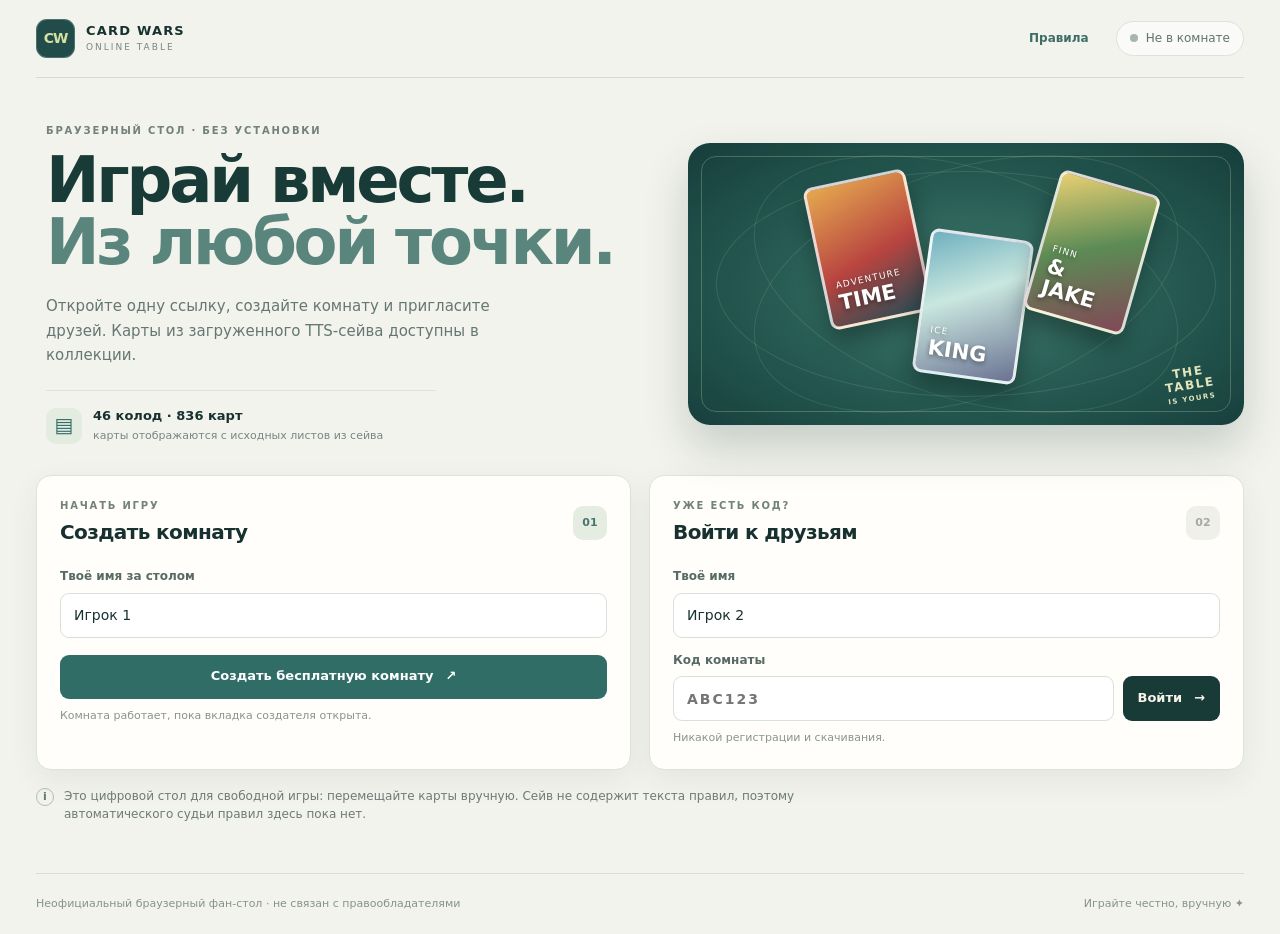
<file: index.html>
<!doctype html>
<html lang="ru">
<head>
  <meta charset="utf-8" />
  <meta name="viewport" content="width=device-width, initial-scale=1" />
  <meta name="theme-color" content="#132d2c" />
  <meta name="description" content="Браузерный стол Card Wars для игры с друзьями." />
  <title>Card Wars · Online Table</title>
  <link rel="icon" href="data:," />
  <link rel="stylesheet" href="./style.css" />
<script src="./peerjs.min.js" defer></script>
<script type="module" src="./app.js"></script>
</head>
<body>
  <div class="app-shell">
    <header class="topbar">
      <a class="brand" href="#" aria-label="Card Wars home">
        <span class="brand-mark" aria-hidden="true">CW</span>
        <span><strong>CARD WARS</strong><small>ONLINE TABLE</small></span>
      </a>
      <a class="rules-link" href="./rules.html">Правила</a>
      <div id="connection-pill" class="connection-pill"><span class="status-dot"></span><span id="connection-label">Не в комнате</span></div>
    </header>

    <main>
      <section id="lobby" class="lobby view">
        <div class="hero-grid">
          <div class="hero-copy">
            <p class="eyebrow">БРАУЗЕРНЫЙ СТОЛ · БЕЗ УСТАНОВКИ</p>
            <h1>Играй вместе.<br><em>Из любой точки.</em></h1>
            <p class="intro">Откройте одну ссылку, создайте комнату и пригласите друзей. Карты из загруженного TTS-сейва доступны в коллекции.</p>
            <div class="collection-summary"><span class="summary-icon">▤</span><span><b id="collection-count">Загрузка коллекции…</b><small>карты отображаются с исходных листов из сейва</small></span></div>
          </div>
          <div class="table-art" aria-label="Иллюстрация игровой поверхности">
            <div class="table-ring ring-one"></div><div class="table-ring ring-two"></div>
            <div class="art-card art-card-a"><span>ADVENTURE</span><b>TIME</b></div>
            <div class="art-card art-card-b"><span>ICE</span><b>KING</b></div>
            <div class="art-card art-card-c"><span>FINN</span><b>&amp; JAKE</b></div>
            <div class="table-stamp">THE<br>TABLE<br><small>IS YOURS</small></div>
          </div>
        </div>

        <div class="lobby-grid">
          <section class="panel create-panel">
            <div class="panel-heading"><div><p class="eyebrow">НАЧАТЬ ИГРУ</p><h2>Создать комнату</h2></div><span class="step-badge">01</span></div>
            <label class="field-label" for="host-name">Твоё имя за столом</label>
            <input id="host-name" class="text-input" maxlength="20" placeholder="Например, Finn" value="Игрок 1" />
            <button id="create-room" class="button button-primary button-full"><span>Создать бесплатную комнату</span><span aria-hidden="true">↗</span></button>
            <p class="microcopy">Комната работает, пока вкладка создателя открыта.</p>
          </section>
          <section class="panel join-panel">
            <div class="panel-heading"><div><p class="eyebrow">УЖЕ ЕСТЬ КОД?</p><h2>Войти к друзьям</h2></div><span class="step-badge step-muted">02</span></div>
            <label class="field-label" for="join-name">Твоё имя</label>
            <input id="join-name" class="text-input" maxlength="20" placeholder="Например, Marceline" value="Игрок 2" />
            <label class="field-label" for="room-code">Код комнаты</label>
            <div class="join-row"><input id="room-code" class="text-input room-code-input" maxlength="6" placeholder="ABC123" autocomplete="off" /><button id="join-room" class="button button-dark">Войти <span aria-hidden="true">→</span></button></div>
            <p class="microcopy">Никакой регистрации и скачивания.</p>
          </section>
        </div>
        <div class="notice-row"><span class="notice-icon">i</span><span>Это цифровой стол для свободной игры: перемещайте карты вручную. Сейв не содержит текста правил, поэтому автоматического судьи правил здесь пока нет.</span></div>
        <p id="lobby-error" class="error-message" role="alert" hidden></p>
      </section>

      <section id="game" class="game view" hidden>
        <div class="game-topline">
          <div><p class="eyebrow">ИГРОВАЯ КОМНАТА</p><h1>Стол друзей</h1></div>
          <div class="room-share"><span class="room-label">КОД КОМНАТЫ</span><strong id="room-code-display">------</strong><button id="copy-code" class="icon-button" aria-label="Скопировать код" title="Скопировать код">▣</button></div>
          <button id="leave-room" class="button button-quiet">Покинуть стол</button>
        </div>

        <div class="game-layout">
          <aside class="side-panel">
            <section class="panel player-panel">
              <div class="panel-heading compact"><div><p class="eyebrow">ЗА СТОЛОМ</p><h2>Игроки <span id="player-count" class="count-badge">1</span></h2></div></div>
              <div id="players-list" class="players-list"></div>
            </section>
            <section class="panel deck-panel">
              <div class="panel-heading compact"><div><p class="eyebrow">ТВОЯ КОЛОДА</p><h2>Выбрать пачку</h2></div></div>
              <label class="sr-only" for="deck-select">Выбери колоду</label>
              <select id="deck-select" class="text-input deck-select"></select>
              <button id="use-deck" class="button button-primary button-full">Перемешать и взять</button>
              <div class="deck-status"><span class="deck-stack" aria-hidden="true">▤</span><span><b id="my-deck-count">Колода не выбрана</b><small id="my-deck-name">Выбери пачку выше</small></span></div>
              <button id="draw-card" class="button button-dark button-full" disabled>Взять карту <span aria-hidden="true">↓</span></button>
              <p class="microcopy">Карта из колоды попадает только в твою руку.</p>
            </section>
            <section class="panel turn-panel">
              <div class="turn-info"><span class="turn-orb"></span><span><small>СЕЙЧАС ХОДИТ</small><b id="turn-player">—</b></span></div>
              <button id="end-turn" class="button button-quiet button-full">Передать ход →</button>
              <div class="score-control"><span>Мой счёт</span><div class="score-buttons"><button id="score-minus" aria-label="Уменьшить счёт">−</button><b id="my-score">0</b><button id="score-plus" aria-label="Увеличить счёт">+</button></div></div>
            </section>
            <button id="reset-game" class="text-button" hidden>Сбросить стол</button>
          </aside>

          <section class="table-column">
            <div class="table-toolbar"><div><span class="live-dot"></span><span>ОБЩИЙ СТОЛ</span></div><span id="table-count" class="table-count">0 карт на поле</span></div>
            <div id="play-area" class="play-area" aria-label="Игровое поле. Перетащи сюда карту из руки.">
              <div id="empty-board" class="empty-board"><span class="empty-symbol">✳</span><b>Стол ждёт первой карты</b><small>Перетащи карту сюда или нажми «Сыграть»</small></div>
              <div id="board-cards" class="board-cards"></div>
            </div>
            <div class="discard-row"><div class="discard-heading"><span><span class="discard-icon">↘</span> Сброс</span><small id="discard-count">0 карт</small></div><div id="discard-pile" class="discard-pile"><span class="discard-empty">Сброшенные карты появятся здесь</span></div></div>
            <div class="hand-section"><div class="hand-heading"><div><p class="eyebrow">ТВОЯ ЗОНА</p><h2>Рука <span id="hand-count" class="count-badge">0</span></h2></div><span class="hand-tip">Карты в руке видны только тебе</span></div><div id="hand-cards" class="hand-cards"><div class="hand-empty">Возьми колоду и добери карту, чтобы начать.</div></div></div>
            <details class="activity-panel"><summary>Журнал стола <span id="log-count">0</span></summary><ol id="activity-log" class="activity-log"></ol></details>
          </section>
        </div>
      </section>
    </main>
    <footer class="footer"><span>Неофициальный браузерный фан-стол · не связан с правообладателями</span><span>Играйте честно, вручную ✦</span></footer>
  </div>

  <div id="toast" class="toast" role="status" aria-live="polite"></div>
  <dialog id="card-dialog" class="card-dialog"><button id="close-card" class="dialog-close" aria-label="Закрыть">×</button><div id="dialog-card-art" class="dialog-card-art"></div><div id="dialog-card-title" class="dialog-card-title"></div></dialog>
</body>
</html>
</file>
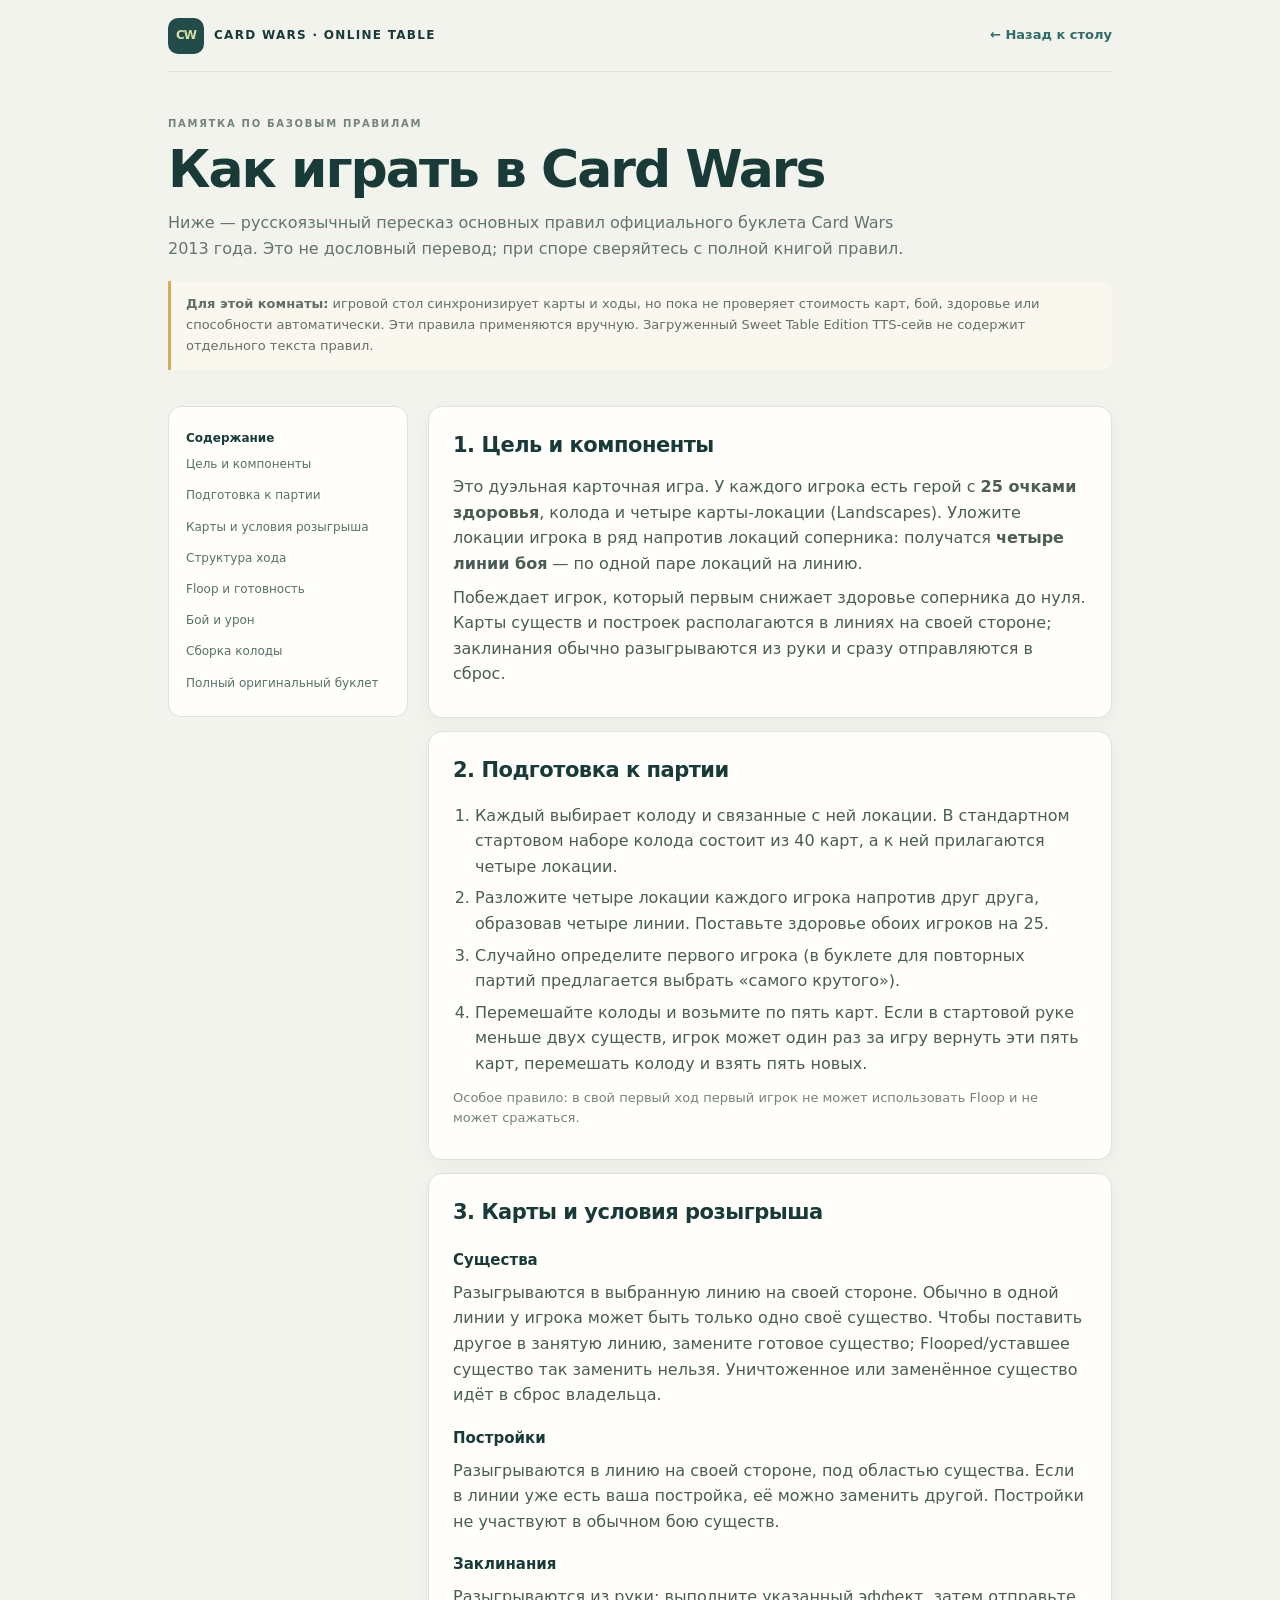
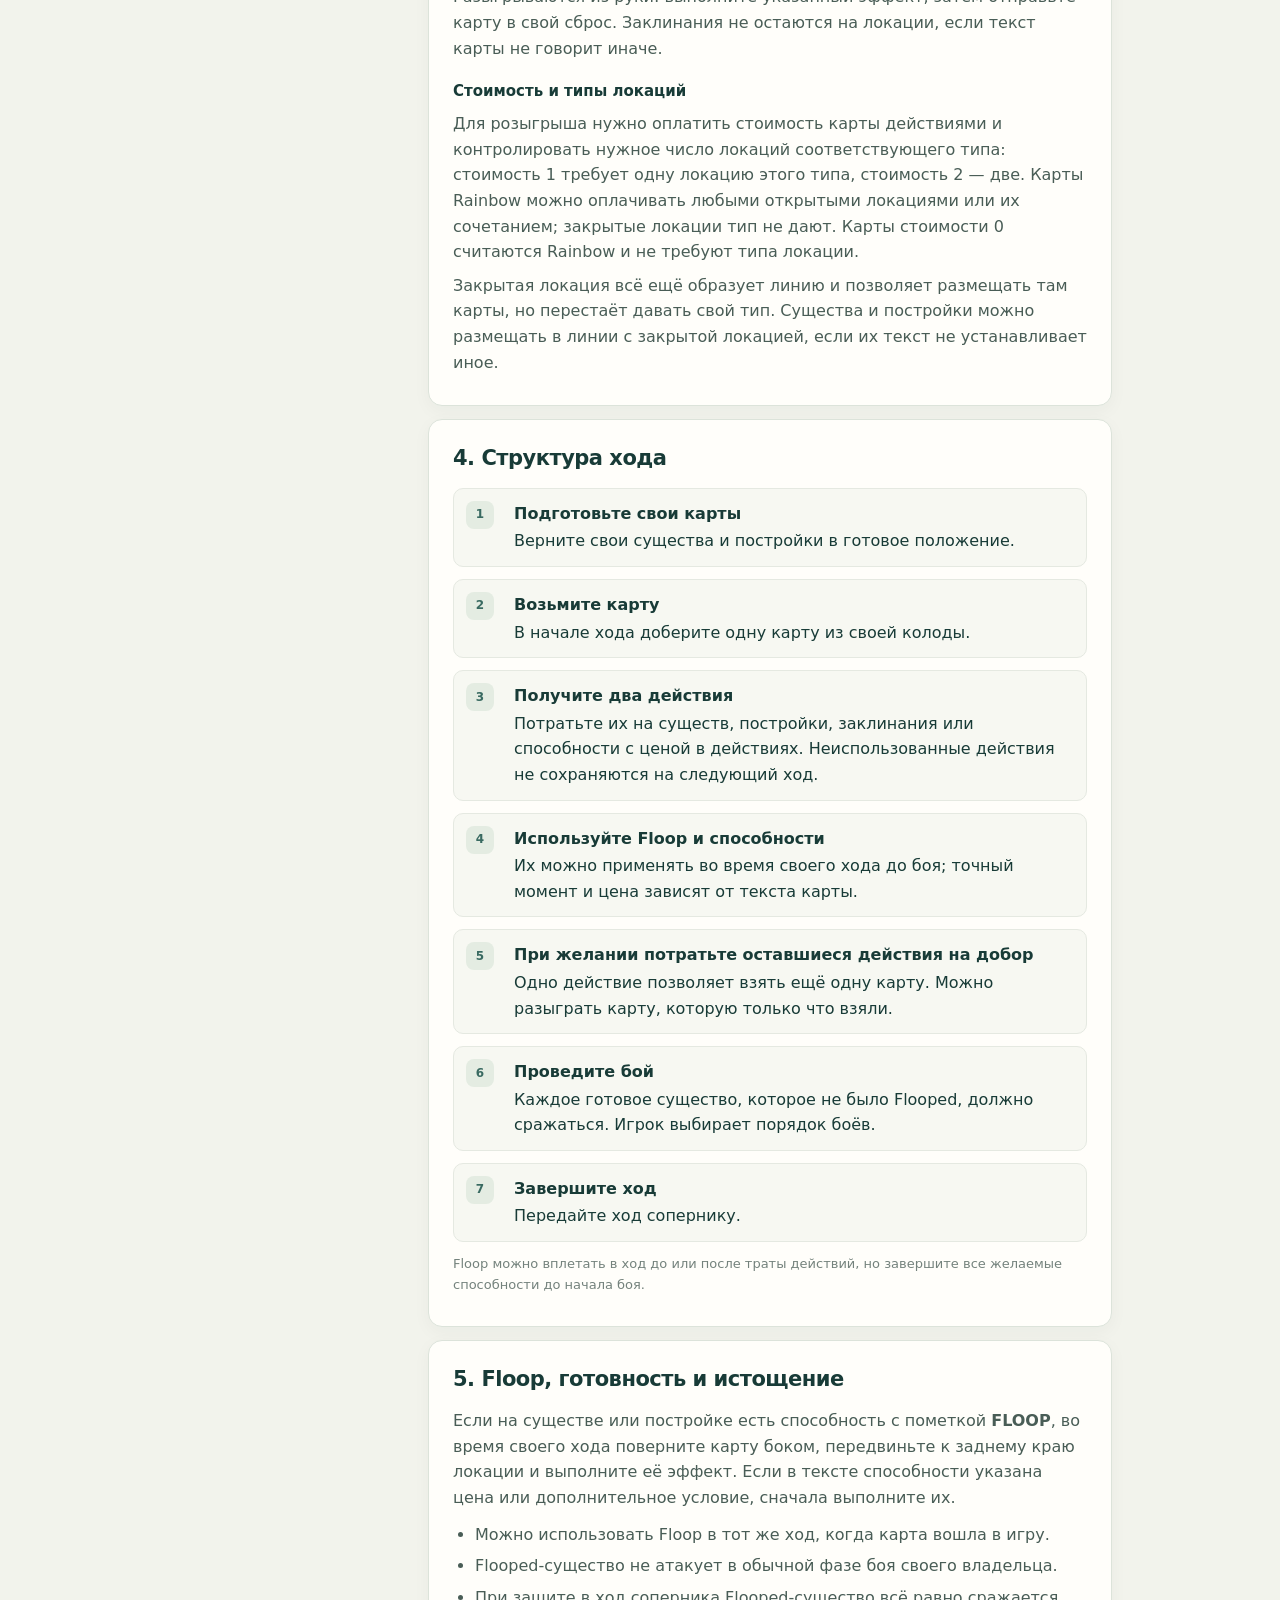
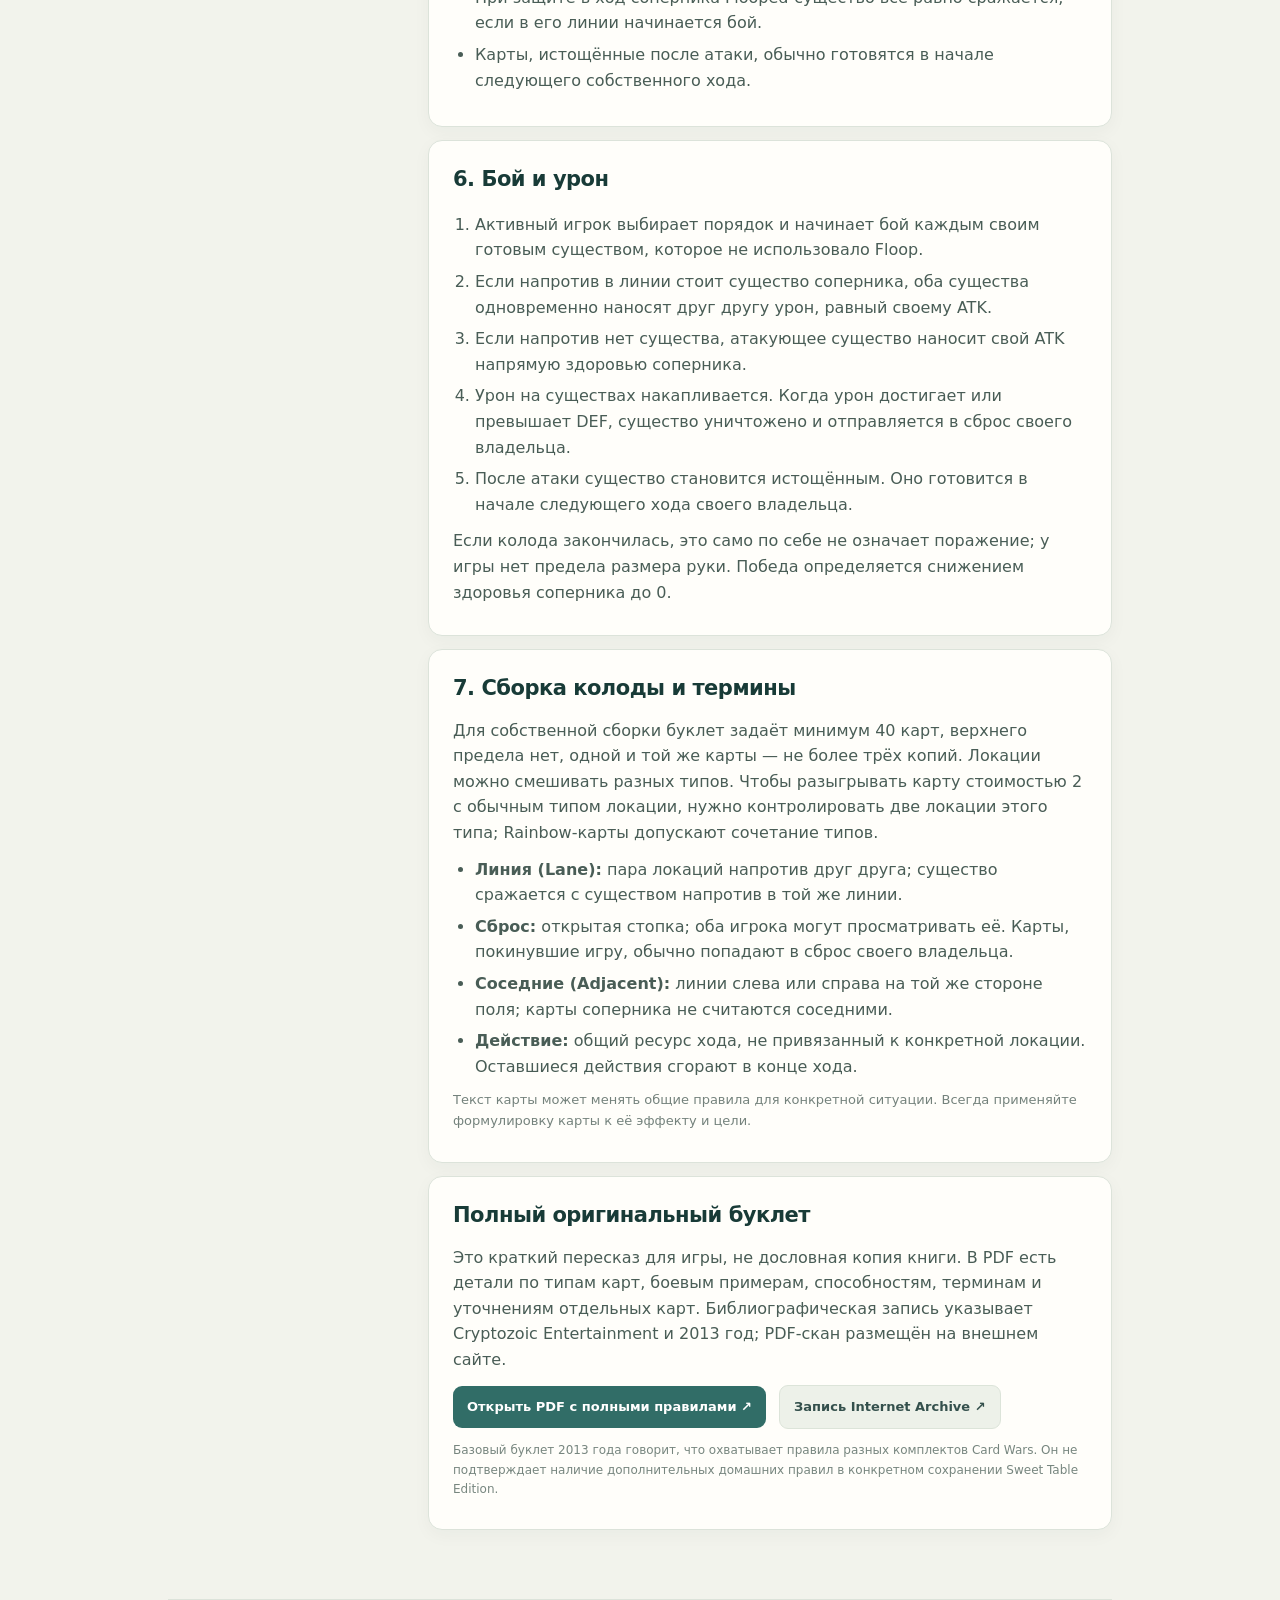
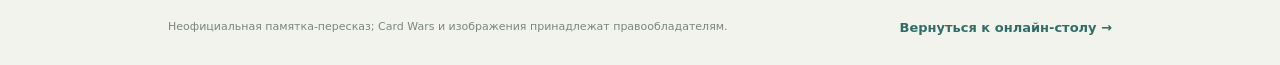
<file: rules.html>
<!doctype html>
<html lang="ru">
<head>
  <meta charset="utf-8" />
  <meta name="viewport" content="width=device-width, initial-scale=1" />
  <meta name="theme-color" content="#132d2c" />
  <title>Правила Card Wars · памятка</title>
  <style>
    :root{color-scheme:light;--ink:#183b37;--muted:#6f7f79;--line:#dce3da;--paper:#f2f3ec;--panel:#fffefa;--teal:#316d67;--gold:#d8ad58;font-family:Inter,ui-sans-serif,system-ui,-apple-system,"Segoe UI",sans-serif}*{box-sizing:border-box}body{margin:0;background:var(--paper);color:var(--ink);font-size:16px;line-height:1.6}.shell{max-width:1000px;padding:0 28px;margin:0 auto}.top{height:72px;display:flex;align-items:center;justify-content:space-between;border-bottom:1px solid var(--line)}.brand{display:flex;align-items:center;gap:10px;color:inherit;text-decoration:none;font-size:12px;font-weight:850;letter-spacing:1.3px}.mark{height:36px;width:36px;border-radius:10px;background:#214c49;color:#d5e0a2;display:grid;place-items:center;letter-spacing:-1px}.back{color:var(--teal);text-decoration:none;font-size:13px;font-weight:700}.hero{padding:44px 0 26px}.eyebrow{font-size:10px;letter-spacing:1.7px;font-weight:850;color:#73847c;margin:0 0 10px}.hero h1{font-size:clamp(34px,5vw,52px);line-height:1.04;letter-spacing:-2px;margin:0 0 14px}.lead{max-width:760px;color:#63746d;margin:0}.source-note{margin-top:20px;padding:13px 15px;border-left:3px solid var(--gold);background:#faf8ee;border-radius:0 9px 9px 0;color:#5f7068;font-size:13px}.grid{display:grid;grid-template-columns:240px minmax(0,1fr);gap:20px;align-items:start;padding:10px 0 56px}.toc{position:sticky;top:18px;background:var(--panel);border:1px solid var(--line);border-radius:13px;padding:17px}.toc b{font-size:12px}.toc a{display:block;padding:6px 0;color:#55726a;text-decoration:none;font-size:12px}.toc a:hover{text-decoration:underline}.content{min-width:0}.card{background:var(--panel);border:1px solid var(--line);border-radius:14px;padding:22px 24px;margin-bottom:13px;box-shadow:0 5px 18px rgba(24,54,51,.04)}h2{font-size:21px;letter-spacing:-.5px;margin:0 0 12px}h3{font-size:15px;margin:18px 0 6px}.card p{margin:8px 0;color:#495d56}.card ul,.card ol{padding-left:22px;margin:8px 0;color:#495d56}.card li{padding:3px 0}.phase{display:grid;grid-template-columns:36px 1fr;gap:12px;margin:12px 0;padding:12px;background:#f7f8f2;border:1px solid #e5e9e1;border-radius:10px}.num{width:28px;height:28px;border-radius:8px;background:#e4ece2;color:#396a61;display:grid;place-items:center;font-size:12px;font-weight:850}.phase strong{display:block;margin-bottom:2px}.note{font-size:13px!important;color:#74827c!important}.rule-link{display:inline-flex;align-items:center;gap:7px;border-radius:9px;padding:11px 14px;background:var(--teal);color:#fff;text-decoration:none;font-size:13px;font-weight:750;margin:4px 8px 4px 0}.rule-link.secondary{background:#edf1e9;color:#34504c;border:1px solid #dce4d9}.foot{border-top:1px solid var(--line);padding:18px 0 26px;color:#798780;font-size:11px;display:flex;justify-content:space-between;gap:12px}.small{font-size:12px!important;color:#77867f!important}.top a:focus-visible,.rule-link:focus-visible,.toc a:focus-visible{outline:3px solid rgba(49,109,103,.45);outline-offset:3px;border-radius:6px}
    @media(max-width:700px){.shell{padding:0 16px}.top{height:62px}.hero{padding:30px 0 19px}.hero h1{font-size:38px;letter-spacing:-1.5px}.grid{grid-template-columns:1fr;gap:12px;padding-bottom:36px}.toc{position:static;display:grid;grid-template-columns:1fr 1fr;gap:0 10px}.toc b{grid-column:1/-1;margin-bottom:3px}.card{padding:18px 17px}.foot{font-size:10px;flex-direction:column}.phase{grid-template-columns:30px 1fr;gap:9px;padding:10px}}
    @media(prefers-reduced-motion:reduce){*{scroll-behavior:auto!important;transition:none!important}}
  </style>
</head>
<body>
  <div class="shell">
    <header class="top">
      <a class="brand" href="./index.html"><span class="mark">CW</span><span>CARD WARS · ONLINE TABLE</span></a>
      <a class="back" href="./index.html">← Назад к столу</a>
    </header>
    <main>
      <section class="hero">
        <p class="eyebrow">ПАМЯТКА ПО БАЗОВЫМ ПРАВИЛАМ</p>
        <h1>Как играть в Card Wars</h1>
        <p class="lead">Ниже — русскоязычный пересказ основных правил официального буклета Card Wars 2013 года. Это не дословный перевод; при споре сверяйтесь с полной книгой правил.</p>
        <div class="source-note"><b>Для этой комнаты:</b> игровой стол синхронизирует карты и ходы, но пока не проверяет стоимость карт, бой, здоровье или способности автоматически. Эти правила применяются вручную. Загруженный Sweet Table Edition TTS-сейв не содержит отдельного текста правил.</div>
      </section>
      <div class="grid">
        <nav class="toc" aria-label="Содержание">
          <b>Содержание</b>
          <a href="#goal">Цель и компоненты</a>
          <a href="#setup">Подготовка к партии</a>
          <a href="#cards">Карты и условия розыгрыша</a>
          <a href="#turn">Структура хода</a>
          <a href="#floop">Floop и готовность</a>
          <a href="#fight">Бой и урон</a>
          <a href="#deck">Сборка колоды</a>
          <a href="#source">Полный оригинальный буклет</a>
        </nav>
        <div class="content">
          <section class="card" id="goal">
            <h2>1. Цель и компоненты</h2>
            <p>Это дуэльная карточная игра. У каждого игрока есть герой с <b>25 очками здоровья</b>, колода и четыре карты-локации (Landscapes). Уложите локации игрока в ряд напротив локаций соперника: получатся <b>четыре линии боя</b> — по одной паре локаций на линию.</p>
            <p>Побеждает игрок, который первым снижает здоровье соперника до нуля. Карты существ и построек располагаются в линиях на своей стороне; заклинания обычно разыгрываются из руки и сразу отправляются в сброс.</p>
          </section>
          <section class="card" id="setup">
            <h2>2. Подготовка к партии</h2>
            <ol>
              <li>Каждый выбирает колоду и связанные с ней локации. В стандартном стартовом наборе колода состоит из 40 карт, а к ней прилагаются четыре локации.</li>
              <li>Разложите четыре локации каждого игрока напротив друг друга, образовав четыре линии. Поставьте здоровье обоих игроков на 25.</li>
              <li>Случайно определите первого игрока (в буклете для повторных партий предлагается выбрать «самого крутого»).</li>
              <li>Перемешайте колоды и возьмите по пять карт. Если в стартовой руке меньше двух существ, игрок может один раз за игру вернуть эти пять карт, перемешать колоду и взять пять новых.</li>
            </ol>
            <p class="note">Особое правило: в свой первый ход первый игрок не может использовать Floop и не может сражаться.</p>
          </section>
          <section class="card" id="cards">
            <h2>3. Карты и условия розыгрыша</h2>
            <h3>Существа</h3><p>Разыгрываются в выбранную линию на своей стороне. Обычно в одной линии у игрока может быть только одно своё существо. Чтобы поставить другое в занятую линию, замените готовое существо; Flooped/уставшее существо так заменить нельзя. Уничтоженное или заменённое существо идёт в сброс владельца.</p>
            <h3>Постройки</h3><p>Разыгрываются в линию на своей стороне, под областью существа. Если в линии уже есть ваша постройка, её можно заменить другой. Постройки не участвуют в обычном бою существ.</p>
            <h3>Заклинания</h3><p>Разыгрываются из руки: выполните указанный эффект, затем отправьте карту в свой сброс. Заклинания не остаются на локации, если текст карты не говорит иначе.</p>
            <h3>Стоимость и типы локаций</h3><p>Для розыгрыша нужно оплатить стоимость карты действиями и контролировать нужное число локаций соответствующего типа: стоимость 1 требует одну локацию этого типа, стоимость 2 — две. Карты Rainbow можно оплачивать любыми открытыми локациями или их сочетанием; закрытые локации тип не дают. Карты стоимости 0 считаются Rainbow и не требуют типа локации.</p>
            <p>Закрытая локация всё ещё образует линию и позволяет размещать там карты, но перестаёт давать свой тип. Существа и постройки можно размещать в линии с закрытой локацией, если их текст не устанавливает иное.</p>
          </section>
          <section class="card" id="turn">
            <h2>4. Структура хода</h2>
            <div class="phase"><span class="num">1</span><div><strong>Подготовьте свои карты</strong>Верните свои существа и постройки в готовое положение.</div></div>
            <div class="phase"><span class="num">2</span><div><strong>Возьмите карту</strong>В начале хода доберите одну карту из своей колоды.</div></div>
            <div class="phase"><span class="num">3</span><div><strong>Получите два действия</strong>Потратьте их на существ, постройки, заклинания или способности с ценой в действиях. Неиспользованные действия не сохраняются на следующий ход.</div></div>
            <div class="phase"><span class="num">4</span><div><strong>Используйте Floop и способности</strong>Их можно применять во время своего хода до боя; точный момент и цена зависят от текста карты.</div></div>
            <div class="phase"><span class="num">5</span><div><strong>При желании потратьте оставшиеся действия на добор</strong>Одно действие позволяет взять ещё одну карту. Можно разыграть карту, которую только что взяли.</div></div>
            <div class="phase"><span class="num">6</span><div><strong>Проведите бой</strong>Каждое готовое существо, которое не было Flooped, должно сражаться. Игрок выбирает порядок боёв.</div></div>
            <div class="phase"><span class="num">7</span><div><strong>Завершите ход</strong>Передайте ход сопернику.</div></div>
            <p class="note">Floop можно вплетать в ход до или после траты действий, но завершите все желаемые способности до начала боя.</p>
          </section>
          <section class="card" id="floop">
            <h2>5. Floop, готовность и истощение</h2>
            <p>Если на существе или постройке есть способность с пометкой <b>FLOOP</b>, во время своего хода поверните карту боком, передвиньте к заднему краю локации и выполните её эффект. Если в тексте способности указана цена или дополнительное условие, сначала выполните их.</p>
            <ul>
              <li>Можно использовать Floop в тот же ход, когда карта вошла в игру.</li>
              <li>Flooped-существо не атакует в обычной фазе боя своего владельца.</li>
              <li>При защите в ход соперника Flooped-существо всё равно сражается, если в его линии начинается бой.</li>
              <li>Карты, истощённые после атаки, обычно готовятся в начале следующего собственного хода.</li>
            </ul>
          </section>
          <section class="card" id="fight">
            <h2>6. Бой и урон</h2>
            <ol>
              <li>Активный игрок выбирает порядок и начинает бой каждым своим готовым существом, которое не использовало Floop.</li>
              <li>Если напротив в линии стоит существо соперника, оба существа одновременно наносят друг другу урон, равный своему ATK.</li>
              <li>Если напротив нет существа, атакующее существо наносит свой ATK напрямую здоровью соперника.</li>
              <li>Урон на существах накапливается. Когда урон достигает или превышает DEF, существо уничтожено и отправляется в сброс своего владельца.</li>
              <li>После атаки существо становится истощённым. Оно готовится в начале следующего хода своего владельца.</li>
            </ol>
            <p>Если колода закончилась, это само по себе не означает поражение; у игры нет предела размера руки. Победа определяется снижением здоровья соперника до 0.</p>
          </section>
          <section class="card" id="deck">
            <h2>7. Сборка колоды и термины</h2>
            <p>Для собственной сборки буклет задаёт минимум 40 карт, верхнего предела нет, одной и той же карты — не более трёх копий. Локации можно смешивать разных типов. Чтобы разыгрывать карту стоимостью 2 с обычным типом локации, нужно контролировать две локации этого типа; Rainbow-карты допускают сочетание типов.</p>
            <ul>
              <li><b>Линия (Lane):</b> пара локаций напротив друг друга; существо сражается с существом напротив в той же линии.</li>
              <li><b>Сброс:</b> открытая стопка; оба игрока могут просматривать её. Карты, покинувшие игру, обычно попадают в сброс своего владельца.</li>
              <li><b>Соседние (Adjacent):</b> линии слева или справа на той же стороне поля; карты соперника не считаются соседними.</li>
              <li><b>Действие:</b> общий ресурс хода, не привязанный к конкретной локации. Оставшиеся действия сгорают в конце хода.</li>
            </ul>
            <p class="note">Текст карты может менять общие правила для конкретной ситуации. Всегда применяйте формулировку карты к её эффекту и цели.</p>
          </section>
          <section class="card" id="source">
            <h2>Полный оригинальный буклет</h2>
            <p>Это краткий пересказ для игры, не дословная копия книги. В PDF есть детали по типам карт, боевым примерам, способностям, терминам и уточнениям отдельных карт. Библиографическая запись указывает Cryptozoic Entertainment и 2013 год; PDF-скан размещён на внешнем сайте.</p>
            <a class="rule-link" href="https://upload.snakesandlattes.com/rules/a/AdventureTimeCardWarsFinnvsJake.pdf" target="_blank" rel="noopener">Открыть PDF с полными правилами ↗</a>
            <a class="rule-link secondary" href="https://archive.org/details/adventure-time-card-wars-ruleset" target="_blank" rel="noopener">Запись Internet Archive ↗</a>
            <p class="small">Базовый буклет 2013 года говорит, что охватывает правила разных комплектов Card Wars. Он не подтверждает наличие дополнительных домашних правил в конкретном сохранении Sweet Table Edition.</p>
          </section>
        </div>
      </div>
    </main>
    <footer class="foot"><span>Неофициальная памятка-пересказ; Card Wars и изображения принадлежат правообладателям.</span><a class="back" href="./index.html">Вернуться к онлайн-столу →</a></footer>
  </div>
</body>
</html>
</file>
<file: style.css>
:root{color-scheme:light;--ink:#16312f;--muted:#778784;--paper:#f2f3ec;--panel:#fffefa;--line:#dce3da;--teal:#316d67;--teal-dark:#214c49;--lime:#d5e0a2;--gold:#d8ad58;--rose:#c97863;--shadow:0 10px 30px rgba(24,54,51,.07);font-family:Inter,ui-sans-serif,system-ui,-apple-system,"Segoe UI",sans-serif}*{box-sizing:border-box}body{margin:0;background:var(--paper);color:var(--ink);font-size:15px;line-height:1.45}.app-shell{max-width:1440px;margin:0 auto;padding:0 36px}.topbar{height:78px;border-bottom:1px solid rgba(30,65,60,.13);display:flex;align-items:center;justify-content:space-between}.brand{display:flex;align-items:center;gap:11px;color:inherit;text-decoration:none}.brand-mark{height:39px;width:39px;border-radius:11px;background:var(--teal-dark);color:var(--lime);display:grid;place-items:center;font-weight:900;font-size:14px;letter-spacing:-1px;box-shadow:inset 0 0 0 1px rgba(255,255,255,.2)}.brand strong,.brand small{display:block;line-height:1.1}.brand strong{font-size:13px;letter-spacing:1.2px}.brand small{font-size:9px;letter-spacing:2px;color:var(--muted);margin-top:5px}.rules-link{margin-left:auto;margin-right:16px;text-decoration:none;color:#3e6d65;font-size:12px;font-weight:750;padding:8px 11px;border-radius:8px}.rules-link:hover{background:#e6ece5}.connection-pill{display:flex;align-items:center;gap:8px;border:1px solid var(--line);border-radius:99px;background:rgba(255,255,255,.64);padding:8px 13px;color:#60736f;font-size:12px}.status-dot,.live-dot{height:8px;width:8px;border-radius:50%;background:#a8b6ad}.is-connected .status-dot{background:#58a67a;box-shadow:0 0 0 3px rgba(88,166,122,.12)}main{min-height:calc(100vh - 140px)}.lobby{padding:46px 0 50px}.hero-grid{display:grid;grid-template-columns:1fr 0.9fr;gap:34px;align-items:center;min-height:290px}.hero-copy{padding:0 10px}.eyebrow{font-size:10px;font-weight:800;letter-spacing:1.8px;color:#72817b;margin:0 0 10px}.hero-copy h1{font-size:clamp(38px,5vw,65px);line-height:.98;letter-spacing:-3.2px;margin:0;color:#183b37}.hero-copy h1 em{font-style:normal;color:#59857d}.intro{max-width:500px;margin:20px 0 22px;color:#667773;font-size:15px;line-height:1.65}.collection-summary{display:flex;gap:11px;align-items:center;border-top:1px solid var(--line);padding-top:16px;max-width:390px}.collection-summary b,.collection-summary small{display:block}.collection-summary b{font-size:13px}.collection-summary small{font-size:11px;color:var(--muted);margin-top:2px}.summary-icon{display:grid;place-items:center;width:36px;height:36px;border-radius:10px;background:#e4ebe0;color:var(--teal);font-size:20px}.table-art{height:282px;position:relative;overflow:hidden;border-radius:22px;background:radial-gradient(ellipse at 50% 52%,#447e70 0,#275c54 48%,#163d3b 100%);box-shadow:0 22px 45px rgba(23,61,56,.2);display:flex;align-items:center;justify-content:center}.table-art:before{content:"";position:absolute;inset:13px;border:1px solid rgba(220,231,190,.25);border-radius:15px}.table-art:after{content:"";position:absolute;inset:28px;border:1px solid rgba(220,231,190,.13);border-radius:50%}.table-ring{position:absolute;border:1px solid rgba(219,230,191,.12);border-radius:50%;width:440px;height:230px}.ring-one{transform:rotate(-18deg)}.ring-two{transform:rotate(18deg)}.art-card{position:absolute;width:104px;height:145px;border-radius:9px;padding:12px 10px;color:#fff;display:flex;flex-direction:column;justify-content:flex-end;box-shadow:0 12px 22px rgba(0,0,0,.32);border:3px solid rgba(255,255,255,.76);transform:rotate(-12deg);z-index:1;text-shadow:0 2px 5px rgba(0,0,0,.4)}.art-card span{font-size:9px;letter-spacing:1.2px}.art-card b{font-size:21px;line-height:1.05}.art-card-a{left:23%;top:34px;background:linear-gradient(160deg,#e5a84f,#b84440 55%,#264d56)}.art-card-b{left:42%;top:91px;transform:rotate(8deg);background:linear-gradient(155deg,#6fb0bf,#c9e7df 42%,#6a7292)}.art-card-c{right:18%;top:37px;transform:rotate(16deg);background:linear-gradient(155deg,#e8d073,#5c8b55 48%,#824857)}.table-stamp{position:absolute;right:29px;bottom:21px;color:#e5e5bc;text-align:center;font-weight:900;font-size:12px;line-height:1.05;letter-spacing:1.7px;transform:rotate(-9deg);z-index:2}.table-stamp small{font-size:7px;letter-spacing:1.4px}.lobby-grid{display:grid;grid-template-columns:1fr 1fr;gap:18px;margin-top:31px}.panel{background:var(--panel);border:1px solid var(--line);border-radius:15px;padding:23px;box-shadow:var(--shadow)}.panel-heading{display:flex;align-items:center;justify-content:space-between;margin-bottom:21px}.panel-heading h2,.hand-heading h2{font-size:20px;letter-spacing:-.6px;margin:0}.panel-heading .eyebrow{margin-bottom:5px}.step-badge{height:34px;width:34px;border-radius:10px;background:#e5ece1;color:#49756e;font-size:11px;font-weight:800;display:grid;place-items:center}.step-muted{background:#eff0e9;color:#a5aaa0}.field-label{display:block;font-size:12px;font-weight:700;color:#576a66;margin:14px 0 7px}.text-input{height:45px;padding:0 13px;border:1px solid #d9e0d9;background:#fff;border-radius:9px;width:100%;font:inherit;font-size:14px;color:var(--ink);outline:none}.text-input:focus{border-color:#59948a;box-shadow:0 0 0 3px rgba(49,109,103,.13)}.button{border:0;border-radius:9px;min-height:44px;padding:0 15px;display:inline-flex;align-items:center;justify-content:center;gap:12px;font:inherit;font-size:13px;font-weight:750;cursor:pointer;transition:transform .15s ease,background .15s ease}.button:hover:not(:disabled){transform:translateY(-1px)}.button:focus-visible,.icon-button:focus-visible,.text-button:focus-visible{outline:3px solid rgba(49,109,103,.4);outline-offset:2px}.button:disabled{opacity:.45;cursor:not-allowed}.button-primary{background:var(--teal);color:white}.button-primary:hover:not(:disabled){background:#285e58}.button-dark{background:#183b37;color:#f6f4e8}.button-dark:hover:not(:disabled){background:#102e2b}.button-quiet{background:#edf1e9;color:#34504c;border:1px solid #dce4d9}.button-quiet:hover:not(:disabled){background:#e4ebe2}.button-full{width:100%;margin-top:14px}.create-panel .button-full{margin-top:17px}.microcopy{font-size:11px;color:#88948f;margin:9px 0 0}.join-row{display:grid;grid-template-columns:1fr auto;gap:9px}.room-code-input{text-transform:uppercase;letter-spacing:2px;font-weight:800}.notice-row{display:flex;gap:10px;align-items:flex-start;margin-top:18px;font-size:12px;color:#6d7b75;max-width:820px}.notice-icon{width:18px;height:18px;flex:0 0 18px;border:1px solid #aebeb3;border-radius:50%;display:grid;place-items:center;font-size:11px;font-weight:800;color:#64786e}.error-message{padding:10px 12px;background:#fff0ed;color:#994639;border-radius:9px;font-size:13px}.footer{min-height:61px;border-top:1px solid rgba(30,65,60,.12);display:flex;align-items:center;justify-content:space-between;color:#87938d;font-size:11px}.view[hidden]{display:none!important}.game{padding:30px 0 38px}.game-topline{display:flex;align-items:center;gap:14px;margin-bottom:20px}.game-topline>div:first-child{margin-right:auto}.game-topline h1{font-size:28px;letter-spacing:-1px;margin:0}.room-share{display:flex;align-items:center;gap:10px;padding:7px 9px 7px 13px;border:1px dashed #aab9ad;border-radius:10px;background:#f9faf5}.room-label{font-size:9px;font-weight:800;letter-spacing:1.3px;color:#82918a}.room-share strong{font-size:16px;letter-spacing:2px}.icon-button{border:0;background:transparent;width:32px;height:32px;border-radius:8px;color:#456862;font-size:18px;cursor:pointer}.icon-button:hover{background:#e6ece5}.game-layout{display:grid;grid-template-columns:268px minmax(0,1fr);gap:18px}.side-panel{display:flex;flex-direction:column;gap:13px}.side-panel .panel{padding:17px}.compact{margin-bottom:13px}.compact h2{font-size:16px}.count-badge{display:inline-grid;place-items:center;min-width:22px;height:22px;padding:0 6px;border-radius:7px;background:#e9eee7;color:#53736d;font-size:11px;vertical-align:2px;margin-left:4px}.players-list{display:flex;flex-direction:column;gap:8px}.player-chip{display:flex;align-items:center;gap:9px;padding:8px 9px;border:1px solid #e6eae3;border-radius:9px;background:#fbfcf8}.player-avatar{width:28px;height:28px;border-radius:8px;display:grid;place-items:center;color:white;font-size:11px;font-weight:800;flex:0 0 28px}.player-name{min-width:0;flex:1;overflow:hidden;text-overflow:ellipsis;white-space:nowrap;font-size:12px;font-weight:700}.player-meta{font-size:10px;color:#82908b;white-space:nowrap}.deck-select{font-size:12px;padding-right:28px}.deck-status{display:flex;gap:10px;align-items:center;margin:13px 2px 1px}.deck-stack{height:34px;width:30px;display:grid;place-items:center;border:2px solid #72938a;border-radius:5px;color:#62867c;font-size:21px;transform:rotate(-4deg)}.deck-status b,.deck-status small{display:block}.deck-status b{font-size:11px}.deck-status small{font-size:10px;color:#87938c;margin-top:2px}.deck-panel .microcopy{font-size:10px}.turn-info{display:flex;align-items:center;gap:10px;margin-bottom:13px}.turn-orb{width:10px;height:10px;border-radius:50%;background:#d9ad52;box-shadow:0 0 0 4px rgba(217,173,82,.15)}.turn-info small,.turn-info b{display:block}.turn-info small{font-size:9px;letter-spacing:1px;color:#82908a}.turn-info b{font-size:13px;margin-top:1px}.turn-panel .button{min-height:38px;font-size:12px}.score-control{border-top:1px solid #e7ebe5;margin-top:13px;padding-top:11px;display:flex;align-items:center;justify-content:space-between;font-size:11px;color:#70807a}.score-buttons{display:flex;align-items:center;gap:10px}.score-buttons button{width:27px;height:27px;border:1px solid #dce4dc;background:#fff;border-radius:7px;color:#426961;font-size:17px;cursor:pointer}.score-buttons b{min-width:15px;text-align:center;color:var(--ink);font-size:13px}.text-button{background:transparent;border:0;color:#9a655b;text-decoration:underline;text-underline-offset:3px;font-size:11px;cursor:pointer;align-self:flex-start}.table-column{min-width:0}.table-toolbar{height:40px;display:flex;align-items:center;justify-content:space-between;padding:0 4px;font-size:10px;font-weight:800;letter-spacing:1.4px;color:#677a73}.table-toolbar>div{display:flex;align-items:center;gap:8px}.live-dot{background:#64a17b;box-shadow:0 0 0 3px rgba(100,161,123,.13)}.table-count{font-size:10px;font-weight:600;letter-spacing:0}.play-area{min-height:258px;border-radius:15px;position:relative;overflow:hidden;border:1px solid rgba(211,222,204,.28);background:radial-gradient(ellipse at 50% 42%,#47796d 0,#2d6258 48%,#1b4944 100%);box-shadow:inset 0 0 0 6px rgba(11,44,42,.08),0 10px 24px rgba(28,73,66,.13);display:flex;align-items:center;justify-content:center;padding:20px}.play-area:before{content:"";position:absolute;inset:14px;border:1px solid rgba(225,233,198,.18);border-radius:10px;pointer-events:none}.play-area:after{content:"";position:absolute;width:54%;height:68%;border:1px solid rgba(225,233,198,.12);border-radius:50%;pointer-events:none}.empty-board{position:relative;z-index:1;display:flex;flex-direction:column;align-items:center;color:rgba(244,247,229,.79);text-align:center}.empty-symbol{font-size:30px;color:rgba(226,233,192,.7);line-height:1;margin-bottom:10px}.empty-board b{font-size:13px}.empty-board small{font-size:11px;color:rgba(230,238,223,.65);margin-top:4px}.board-cards{position:relative;z-index:2;width:100%;display:flex;flex-wrap:wrap;justify-content:center;gap:15px;align-items:center}.board-item{position:relative;display:flex;flex-direction:column;align-items:center;gap:7px}.table-card{width:98px;height:137px;border-radius:8px;box-shadow:0 6px 16px rgba(0,0,0,.28);cursor:zoom-in}.board-caption{font-size:10px;color:#eff5e8;text-shadow:0 1px 3px #173b37}.card-face,.card-back{background-repeat:no-repeat;background-color:#e9e4d5;background-size:1000% 700%;background-position:center;border:3px solid #f4f0df;border-radius:inherit;overflow:hidden}.card-back{background-size:cover;background-color:#345d59;border-color:#e7e4d5;position:relative}.card-back:after{content:"CW";position:absolute;inset:7px;border:1px solid rgba(255,255,228,.6);border-radius:5px;display:grid;place-items:center;color:#fff9d7;font-size:20px;font-weight:900;letter-spacing:-2px;background:linear-gradient(135deg,rgba(27,64,59,.22),rgba(29,49,47,.65))}.board-actions{display:flex;gap:4px}.mini-action{border:1px solid rgba(255,255,255,.25);background:rgba(14,47,42,.7);color:#f6f3e4;border-radius:5px;font-size:9px;padding:4px 6px;cursor:pointer}.discard-row{margin-top:13px;padding:11px 13px;border:1px solid var(--line);border-radius:11px;background:rgba(255,255,255,.54)}.discard-heading{display:flex;align-items:center;justify-content:space-between;font-size:11px;font-weight:800;color:#5b6e68}.discard-icon{color:#c3825c;font-size:16px;vertical-align:-1px}.discard-heading small{color:#8b9891;font-size:10px;font-weight:500}.discard-pile{display:flex;align-items:center;gap:8px;overflow-x:auto;min-height:52px;margin-top:7px}.discard-thumb{height:50px;width:36px;border-radius:4px;border:2px solid white;flex:0 0 36px;cursor:zoom-in}.discard-empty{color:#9aa59f;font-size:10px}.hand-section{margin-top:19px}.hand-heading{display:flex;align-items:flex-end;justify-content:space-between;margin-bottom:10px}.hand-heading .eyebrow{margin:0 0 3px}.hand-heading h2{font-size:17px}.hand-tip{font-size:10px;color:#8c9992}.hand-cards{display:flex;align-items:flex-start;gap:10px;overflow-x:auto;min-height:163px;padding:3px 2px 12px;scrollbar-color:#c3d0c7 transparent;scrollbar-width:thin}.hand-empty{width:100%;height:128px;border:1px dashed #cbd5cc;border-radius:11px;display:grid;place-items:center;text-align:center;color:#8d9b93;font-size:12px;padding:18px}.hand-item{position:relative;flex:0 0 91px;display:flex;flex-direction:column;align-items:center;gap:7px}.hand-card{height:126px;width:91px;border-radius:7px;cursor:zoom-in;box-shadow:0 3px 9px rgba(29,55,50,.15);transition:transform .15s ease}.hand-card:hover{transform:translateY(-4px)}.hand-card-title{max-width:90px;overflow:hidden;text-overflow:ellipsis;white-space:nowrap;font-size:9px;color:#687b73}.hand-controls{display:flex;gap:4px}.hand-controls button{border:1px solid #d4dfd5;background:#fff;border-radius:6px;padding:4px 6px;color:#476b64;font-size:9px;cursor:pointer}.hand-controls button:hover{background:#e6eee6}.activity-panel{border-top:1px solid var(--line);margin-top:8px;padding-top:10px;color:#6b7a73}.activity-panel summary{cursor:pointer;font-size:11px;font-weight:700}.activity-panel summary span{color:#9aa59e;margin-left:5px}.activity-log{margin:8px 0 0;padding-left:19px;max-height:120px;overflow:auto;color:#82908a;font-size:10px}.activity-log li{padding:2px 0}.toast{position:fixed;left:50%;bottom:24px;transform:translate(-50%,15px);background:#173a36;color:#fff;padding:11px 16px;border-radius:10px;box-shadow:0 8px 30px rgba(14,47,42,.25);font-size:12px;opacity:0;pointer-events:none;transition:.2s ease;z-index:20;max-width:min(90vw,520px)}.toast.show{opacity:1;transform:translate(-50%,0)}.card-dialog{border:0;padding:21px;background:#f5f4ed;border-radius:15px;box-shadow:0 22px 80px rgba(0,0,0,.35);max-width:90vw;max-height:92vh;overflow:visible}.card-dialog::backdrop{background:rgba(12,31,29,.7)}.dialog-close{position:absolute;right:-13px;top:-13px;width:36px;height:36px;border-radius:50%;border:2px solid #f5f4ed;background:#173a36;color:white;font-size:23px;cursor:pointer}.dialog-card-art{width:min(330px,70vw);height:min(462px,68vh);border-radius:9px;background-repeat:no-repeat;background-size:1000% 700%;border:5px solid white;box-shadow:0 5px 15px rgba(0,0,0,.15)}.dialog-card-title{text-align:center;margin-top:9px;font-size:13px;font-weight:700;color:#405d56}.sr-only{position:absolute;width:1px;height:1px;padding:0;margin:-1px;overflow:hidden;clip:rect(0,0,0,0);white-space:nowrap;border:0}
@media(max-width:900px){.app-shell{padding:0 22px}.hero-grid{grid-template-columns:1.1fr .9fr;gap:20px}.table-art{height:250px}.game-layout{grid-template-columns:230px minmax(0,1fr);gap:13px}.side-panel .panel{padding:14px}.table-card{width:82px;height:115px}.play-area{min-height:230px}}
@media(max-width:680px){.app-shell{padding:0 16px}.topbar{height:64px}.connection-pill{font-size:10px;padding:7px 10px}.lobby{padding:27px 0 35px}.hero-grid{grid-template-columns:1fr;gap:21px}.hero-copy{padding:0}.hero-copy h1{font-size:44px;letter-spacing:-2.4px}.intro{font-size:14px;margin:14px 0 16px}.table-art{height:200px;border-radius:16px}.art-card{width:75px;height:108px;padding:8px}.art-card-a{left:22%;top:22px}.art-card-b{left:42%;top:57px}.art-card-c{right:19%;top:19px}.art-card b{font-size:16px}.table-stamp{font-size:10px;right:17px;bottom:14px}.lobby-grid{grid-template-columns:1fr;gap:12px;margin-top:21px}.panel{padding:19px}.panel-heading{margin-bottom:14px}.game{padding:20px 0 28px}.game-topline{flex-wrap:wrap;gap:9px;margin-bottom:12px}.game-topline>div:first-child{width:100%;margin:0}.game-topline h1{font-size:24px}.room-share{margin-right:auto}.room-label{font-size:8px}.room-share strong{font-size:14px}.game-topline>.button{min-height:38px;font-size:11px}.game-layout{grid-template-columns:1fr;gap:11px}.side-panel{display:grid;grid-template-columns:1fr 1fr;gap:9px}.side-panel .panel{padding:12px}.player-panel{grid-column:1/-1}.players-list{display:grid;grid-template-columns:repeat(2,minmax(0,1fr))}.deck-panel .panel-heading{margin-bottom:10px}.deck-status{margin-top:9px}.deck-panel .button-full{margin-top:8px}.deck-panel .microcopy{display:none}.turn-panel .button{min-height:34px}.turn-info{margin-bottom:8px}.score-control{margin-top:8px;padding-top:8px}.table-toolbar{height:34px}.play-area{min-height:210px;padding:15px}.board-cards{gap:8px}.table-card{width:68px;height:95px}.board-caption{font-size:9px}.board-actions{gap:2px}.mini-action{padding:4px;font-size:8px}.discard-row{margin-top:10px;padding:9px 10px}.hand-section{margin-top:15px}.hand-card{height:120px;width:86px}.hand-item{flex-basis:86px}.hand-cards{min-height:156px}.footer{gap:10px;align-items:flex-start;padding:14px 0;font-size:9px}.footer span:last-child{text-align:right}}
@media(max-width:390px){.app-shell{padding:0 12px}.hero-copy h1{font-size:40px}.join-row{grid-template-columns:1fr auto}.room-share{gap:6px;padding-left:9px}.room-label{display:none}.players-list{grid-template-columns:1fr}.player-panel{grid-column:1/-1}.side-panel{grid-template-columns:1fr 1fr}.deck-status b{font-size:10px}.score-buttons{gap:5px}.table-card{width:61px;height:86px}.hand-card{height:110px;width:78px}.hand-item{flex-basis:78px}}
@media(prefers-reduced-motion:reduce){*,*::before,*::after{scroll-behavior:auto!important;transition:none!important}}
</file>
